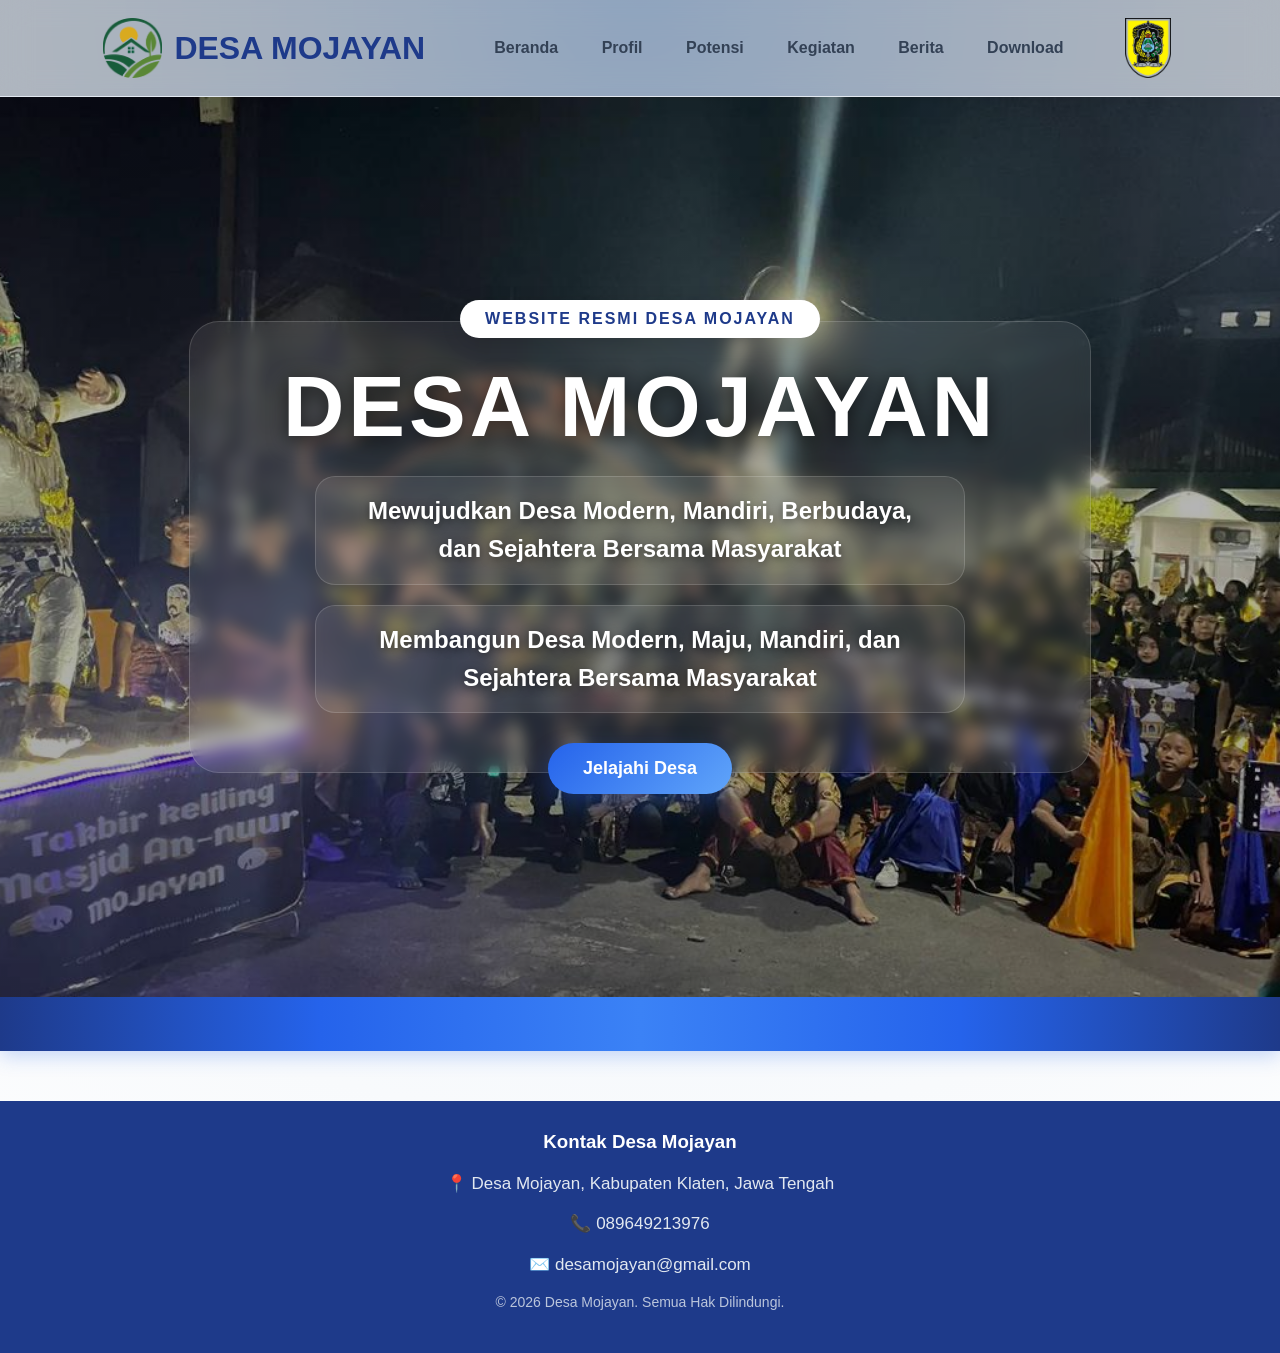
<file: index.html>
<!DOCTYPE html>

<html lang="id">
<head>
<meta charset="UTF-8">
<meta name="viewport" content="width=device-width, initial-scale=1.0">
<title>DESA MOJAYAN</title>

<link rel="icon" type="image/jpeg" href="logo-desa.jpeg">

<link rel="stylesheet" href="style.css">
</head>
<body>

<header>

<div class="logo">
    <img src="logo-desa.jpeg" alt="Logo Desa">
    <span>DESA MOJAYAN</span>
</div>

<nav>
    <a href="index.html">Beranda</a>
    <a href="profil.html">Profil</a>
    <a href="potensi.html">Potensi</a>
    <a href="kegiatan.html">Kegiatan</a>
    <a href="berita.html">Berita</a>
    <a href="Download.html">Download</a>
</nav>

<div class="logo-klaten">
    <img src="logo-klaten.jpeg" alt="Logo Klaten">
</div>

</header>

<section class="hero">

<div class="badge-desa">
WEBSITE RESMI DESA MOJAYAN
</div>

<h1>DESA MOJAYAN</h1>

<p>
Mewujudkan Desa Modern, Mandiri, Berbudaya,
dan Sejahtera Bersama Masyarakat
</p>

<p>
Membangun Desa Modern, Maju, Mandiri,
dan Sejahtera Bersama Masyarakat
</p>

<button onclick="welcome()">
Jelajahi Desa
</button>

</section>

<section class="running-text">
<div class="running-content">
🏡 WEBSITE RESMI DESA MOJAYAN •
🌾 PERTANIAN UNGGUL •
🎓 PENDIDIKAN BERKUALITAS •
🤝 GOTONG ROYONG •
🍱 BERBAGI TAKJIL •
🕌 TAKBIR KELILING •
🩸 DONOR DARAH •
📄 PELAYANAN CEPAT DAN TRANSPARAN •
✨ BERSAMA MEMBANGUN DESA MOJAYAN YANG MAJU DAN SEJAHTERA ✨
</div>
</section>

<script src="script.js"></script>

</section>

<footer class="footer">
    <div class="footer-content">
        <h3>Kontak Desa Mojayan</h3>
        <p>📍 Desa Mojayan, Kabupaten Klaten, Jawa Tengah</p>
        <p>📞 089649213976</p>
        <p>✉️ desamojayan@gmail.com</p>
        <p class="copyright">
            © 2026 Desa Mojayan. Semua Hak Dilindungi.
        </p>
    </div>
</footer>

</body>
</html>
</file>
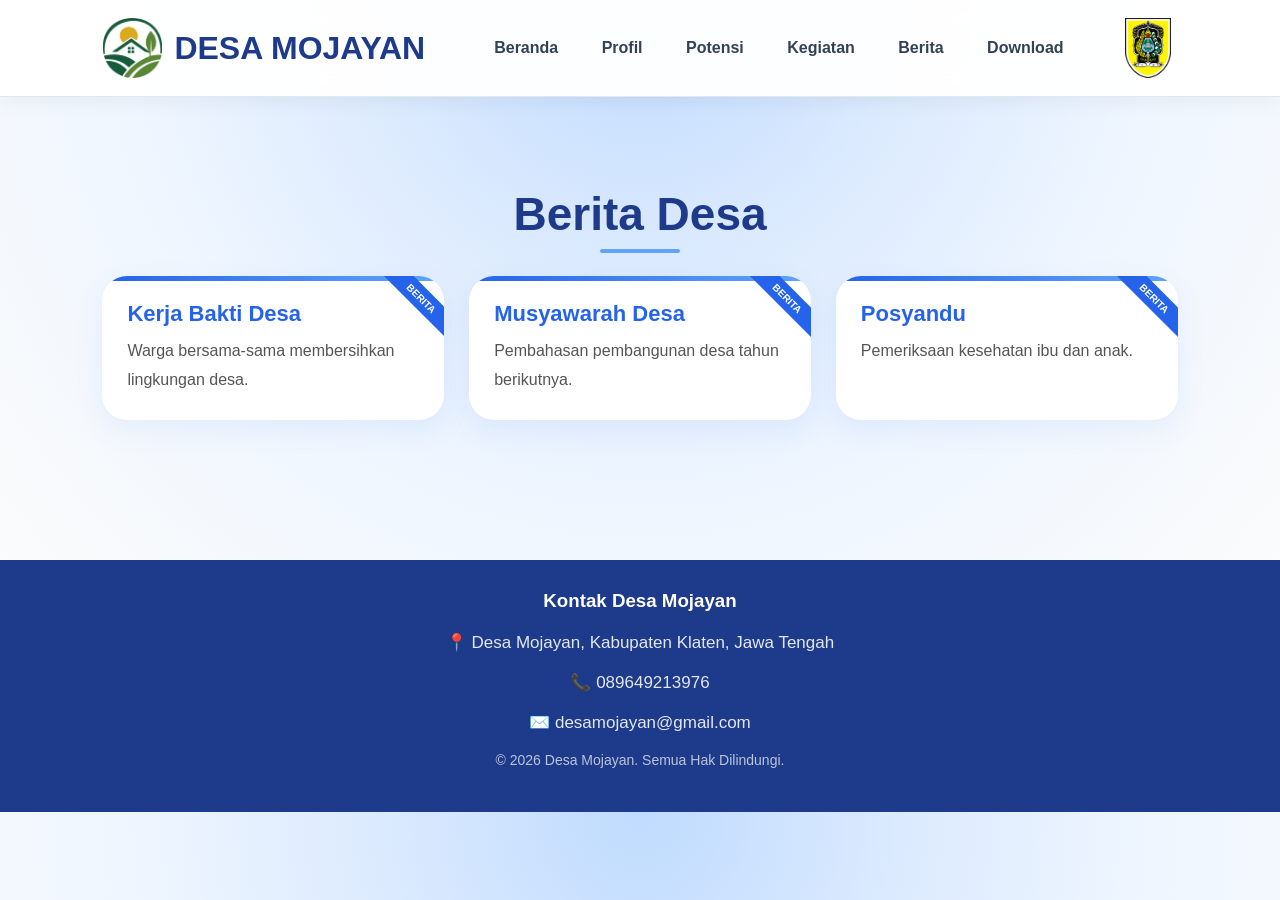
<file: berita.html>
<!DOCTYPE html>

<html lang="id">
<head>
<meta charset="UTF-8">
<meta name="viewport" content="width=device-width, initial-scale=1.0">
<title>Profil Desa Mojayan</title>

<link rel="icon" type="image/jpeg" href="logo-desa.jpeg">

<link rel="stylesheet" href="style.css">
</head>
<body>

<header>
<div class="logo">
<img src="logo-desa.jpeg" alt="Logo Desa">
<span>DESA MOJAYAN</span>
</div>

<nav>
<a href="index.html">Beranda</a>
<a href="profil.html">Profil</a>
<a href="potensi.html">Potensi</a>
<a href="kegiatan.html">Kegiatan</a>
<a href="berita.html">Berita</a>
<a href="Download.html">Download</a>
</nav>

<div class="logo-klaten">
<img src="logo-klaten.jpeg" alt="Logo Klaten">
</div>
</header>

<section id="berita">

<h2>Berita Desa</h2>

<div class="grid">

<div class="card">
<h3>Kerja Bakti Desa</h3>
<p>Warga bersama-sama membersihkan lingkungan desa.</p>
</div>

<div class="card">
<h3>Musyawarah Desa</h3>
<p>Pembahasan pembangunan desa tahun berikutnya.</p>
</div>

<div class="card">
<h3>Posyandu</h3>
<p>Pemeriksaan kesehatan ibu dan anak.</p>
</div>

</div>

</section>

<footer class="footer">
    <div class="footer-content">
        <h3>Kontak Desa Mojayan</h3>
        <p>📍 Desa Mojayan, Kabupaten Klaten, Jawa Tengah</p>
        <p>📞 089649213976</p>
        <p>✉️ desamojayan@gmail.com</p>
        <p class="copyright">
            © 2026 Desa Mojayan. Semua Hak Dilindungi.
        </p>
    </div>
</footer>

</body>
</html>
</file>
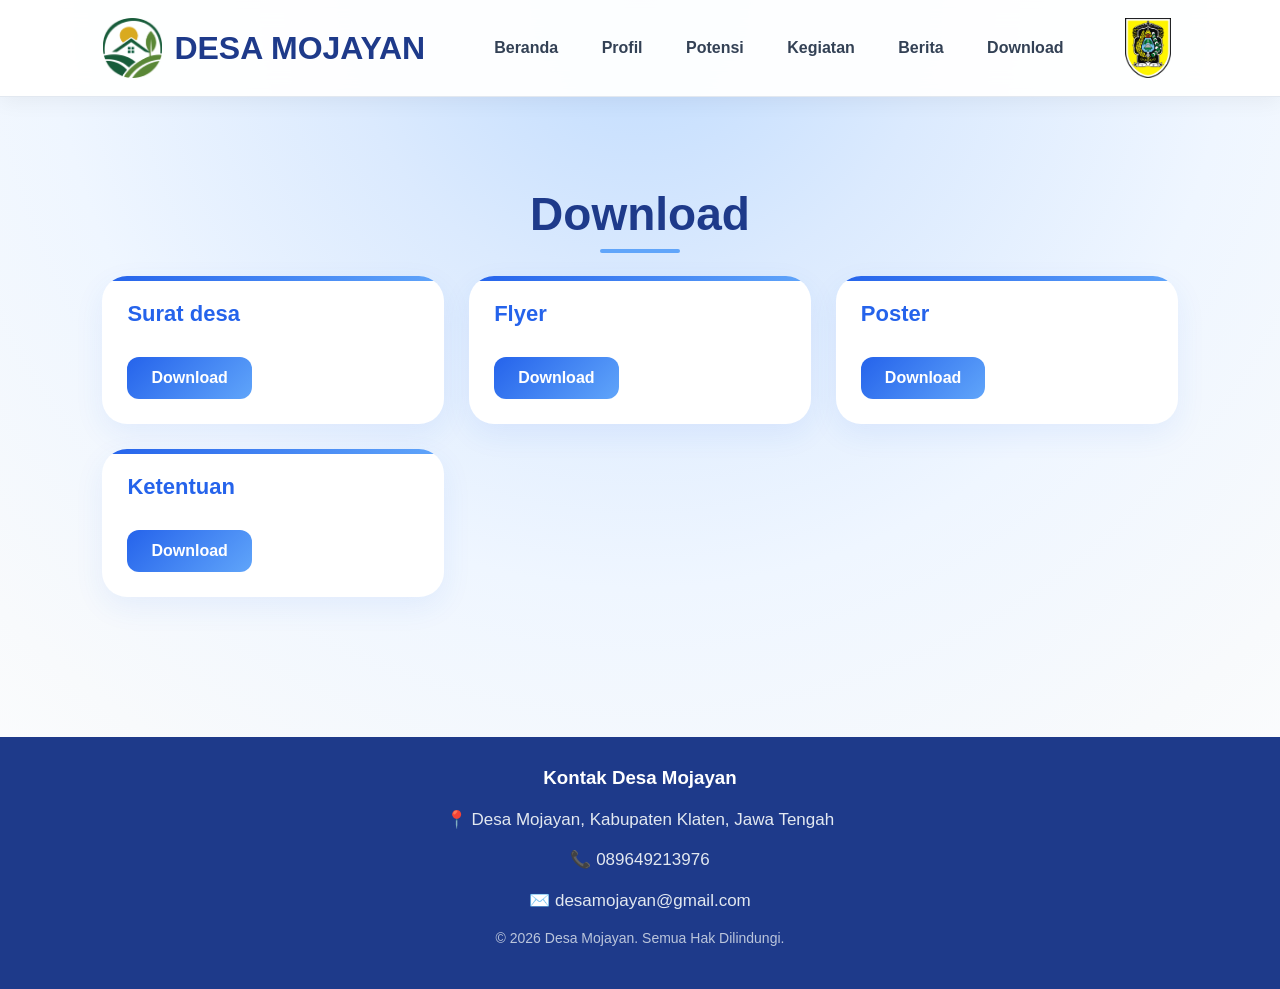
<file: Download.html>
<!DOCTYPE html>

<html lang="id">
<head>
<meta charset="UTF-8">
<meta name="viewport" content="width=device-width, initial-scale=1.0">
<title>Profil Desa Mojayan</title>

<link rel="icon" type="image/jpeg" href="logo-desa.jpeg">

<link rel="stylesheet" href="style.css">
</head>
<body>

<header>
<div class="logo">
<img src="logo-desa.jpeg" alt="Logo Desa">
<span>DESA MOJAYAN</span>
</div>

<nav>
<a href="index.html">Beranda</a>
<a href="profil.html">Profil</a>
<a href="potensi.html">Potensi</a>
<a href="kegiatan.html">Kegiatan</a>
<a href="berita.html">Berita</a>
<a href="Download.html">Download</a>
</nav>

<div class="logo-klaten">
<img src="logo-klaten.jpeg" alt="Logo Klaten">
</div>
</header>
<section id="download">
  <h2>Download</h2>
<div class="grid">

<div class="card">
<h3> Surat desa</h3>
<a href="surat desa.pdf" download>Download</a>
</div>

<div class="card">
<h3> Flyer</h3>
<a href="Flyer.jpeg" download>Download</a>
</div>
  
<div class="card">
<h3> Poster</h3>
<a href="Poster.jpeg" download>Download</a>
</div>
  
<div class="card">
<h3> Ketentuan</h3>
<a href="ketentuan desa.pdf" download>Download</a>
</div>
  
</div>

</section>

<footer class="footer">
    <div class="footer-content">
        <h3>Kontak Desa Mojayan</h3>
        <p>📍 Desa Mojayan, Kabupaten Klaten, Jawa Tengah</p>
        <p>📞 089649213976</p>
        <p>✉️ desamojayan@gmail.com</p>
        <p class="copyright">
            © 2026 Desa Mojayan. Semua Hak Dilindungi.
        </p>
    </div>
</footer>

</body>
</html>
</file>
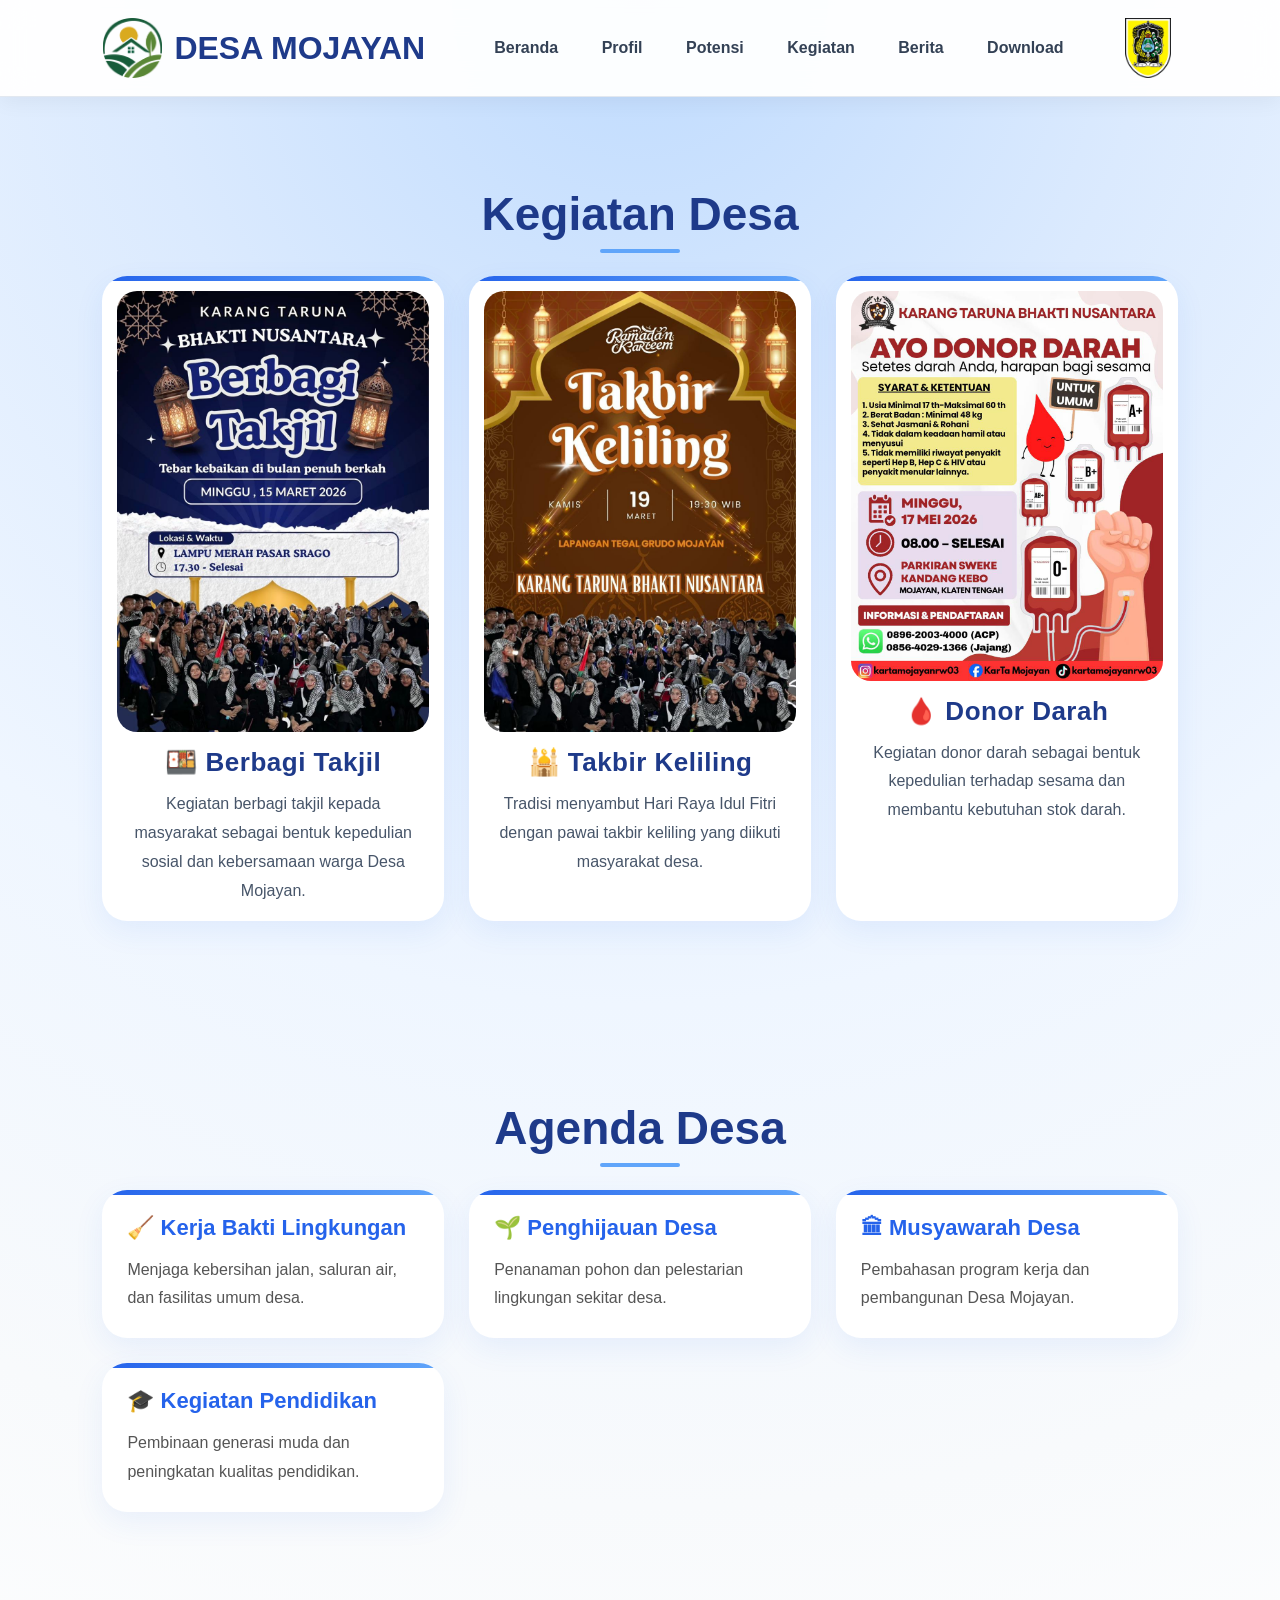
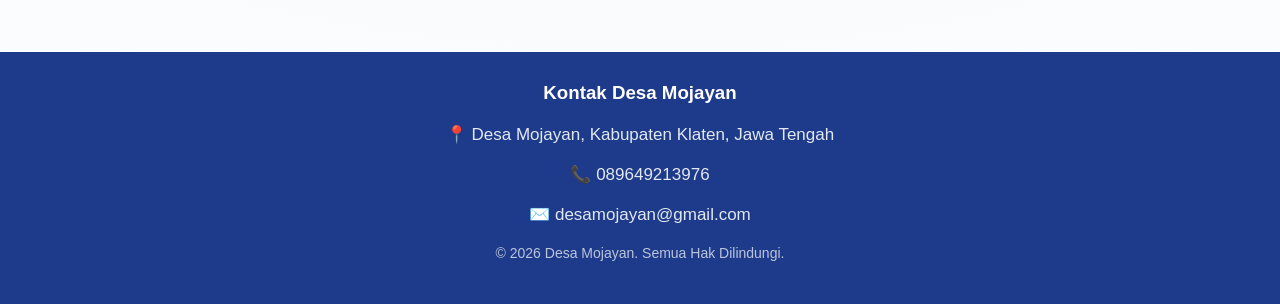
<file: kegiatan.html>
<!DOCTYPE html>

<html lang="id">
<head>
<meta charset="UTF-8">
<meta name="viewport" content="width=device-width, initial-scale=1.0">
<title>Profil Desa Mojayan</title>

<link rel="icon" type="image/jpeg" href="logo-desa.jpeg">

<link rel="stylesheet" href="style.css">
</head>
<body>

<header>
<div class="logo">
<img src="logo-desa.jpeg" alt="Logo Desa">
<span>DESA MOJAYAN</span>
</div>

<nav>
<a href="index.html">Beranda</a>
<a href="profil.html">Profil</a>
<a href="potensi.html">Potensi</a>
<a href="kegiatan.html">Kegiatan</a>
<a href="berita.html">Berita</a>
<a href="Download.html">Download</a>
</nav>

<div class="logo-klaten">
<img src="logo-klaten.jpeg" alt="Logo Klaten">
</div>
</header>

<section id="kegiatan">

<h2>Kegiatan Desa</h2>

<div class="grid">

<div class="card">
<img src="takjil.jpeg" alt="Berbagi Takjil" onclick="openImage(this.src)">
<h3>🍱 Berbagi Takjil</h3>
<p>
Kegiatan berbagi takjil kepada masyarakat sebagai bentuk
kepedulian sosial dan kebersamaan warga Desa Mojayan.
</p>
</div>

<div class="card">
<img src="takbir.jpeg" alt="Takbir Keliling" onclick="openImage(this.src)">
<h3>🕌 Takbir Keliling</h3>
<p>
Tradisi menyambut Hari Raya Idul Fitri dengan pawai takbir
keliling yang diikuti masyarakat desa.
</p>
</div>

<div class="card">
<img src="donor.jpeg" alt="Donor Darah" onclick="openImage(this.src)">
<h3>🩸 Donor Darah</h3>
<p>
Kegiatan donor darah sebagai bentuk kepedulian terhadap
sesama dan membantu kebutuhan stok darah.
</p>
</div>

</div>

</section>

<section>

<h2>Agenda Desa</h2>

<div class="grid">

<div class="card">
<h3>🧹 Kerja Bakti Lingkungan</h3>
<p>Menjaga kebersihan jalan, saluran air, dan fasilitas umum desa.</p>
</div>

<div class="card">
<h3>🌱 Penghijauan Desa</h3>
<p>Penanaman pohon dan pelestarian lingkungan sekitar desa.</p>
</div>

<div class="card">
<h3>🏛 Musyawarah Desa</h3>
<p>Pembahasan program kerja dan pembangunan Desa Mojayan.</p>
</div>

<div class="card">
<h3>🎓 Kegiatan Pendidikan</h3>
<p>Pembinaan generasi muda dan peningkatan kualitas pendidikan.</p>
</div>

</div>

</section>
  
<!-- Popup Gambar -->
<div id="popup" class="popup" onclick="closeImage()">
    <img id="popup-img">
    <span style="color:white;position:absolute;top:20px;right:30px;font-size:40px;">✕</span>
</div>

<script>
function openImage(src){
    document.getElementById("popup").style.display = "flex";
    document.getElementById("popup-img").src = src;
}

function closeImage(){
    document.getElementById("popup").style.display = "none";
}
</script>
</section>

<footer class="footer">
    <div class="footer-content">
        <h3>Kontak Desa Mojayan</h3>
        <p>📍 Desa Mojayan, Kabupaten Klaten, Jawa Tengah</p>
        <p>📞 089649213976</p>
        <p>✉️ desamojayan@gmail.com</p>
        <p class="copyright">
            © 2026 Desa Mojayan. Semua Hak Dilindungi.
        </p>
    </div>
</footer>

</body>
</html>
</file>
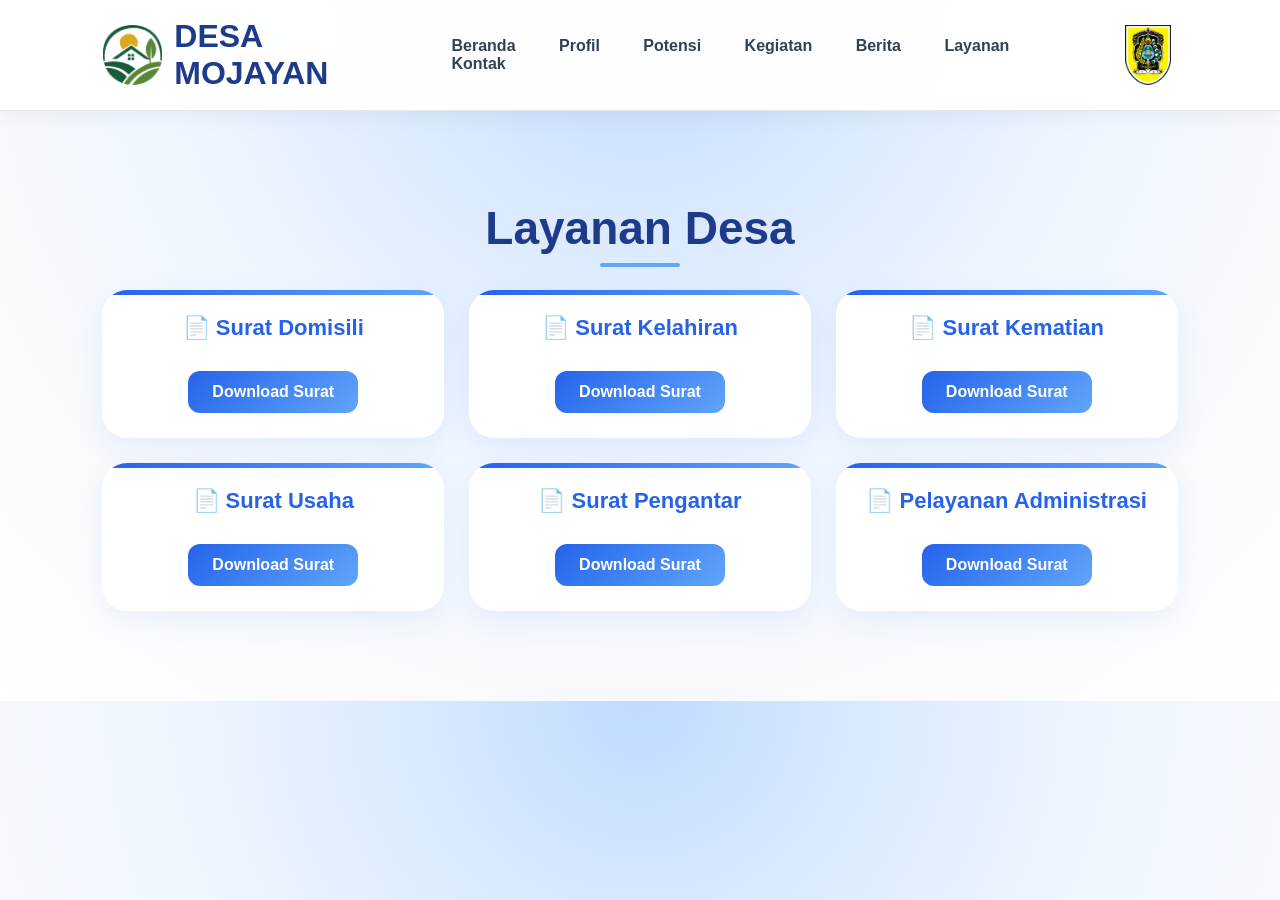
<file: layanan.html>
<!DOCTYPE html>

<html lang="id">
<head>
<meta charset="UTF-8">
<meta name="viewport" content="width=device-width, initial-scale=1.0">
<title>Layanan Desa Mojayan</title>
<link rel="stylesheet" href="style.css">
</head>
<body>

<header>
<div class="logo">
<img src="logo-desa.jpeg" alt="Logo Desa">
<span>DESA MOJAYAN</span>
</div>

<nav>
<a href="index.html">Beranda</a>
<a href="profil.html">Profil</a>
<a href="potensi.html">Potensi</a>
<a href="kegiatan.html">Kegiatan</a>
<a href="berita.html">Berita</a>
<a href="layanan.html">Layanan</a>
<a href="kontak.html">Kontak</a>
</nav>

<div class="logo-klaten">
<img src="logo-klaten.jpeg" alt="Logo Klaten">
</div>
</header>

<section id="layanan">

<h2>Layanan Desa</h2>

<div class="grid">

<div class="card">
<h3>📄 Surat Domisili</h3>
<a href="domisili.pdf" download>Download Surat</a>
</div>

<div class="card">
<h3>📄 Surat Kelahiran</h3>
<a href="kelahiran.pdf" download>Download Surat</a>
</div>

<div class="card">
<h3>📄 Surat Kematian</h3>
<a href="kematian.pdf" download>Download Surat</a>
</div>

<div class="card">
<h3>📄 Surat Usaha</h3>
<a href="usaha.pdf" download>Download Surat</a>
</div>

<div class="card">
<h3>📄 Surat Pengantar</h3>
<a href="pengantar.pdf" download>Download Surat</a>
</div>

<div class="card">
<h3>📄 Pelayanan Administrasi</h3>
<a href="administrasi.pdf" download>Download Surat</a>
</div>

</div>

</section>

</body>
</html>
</file>
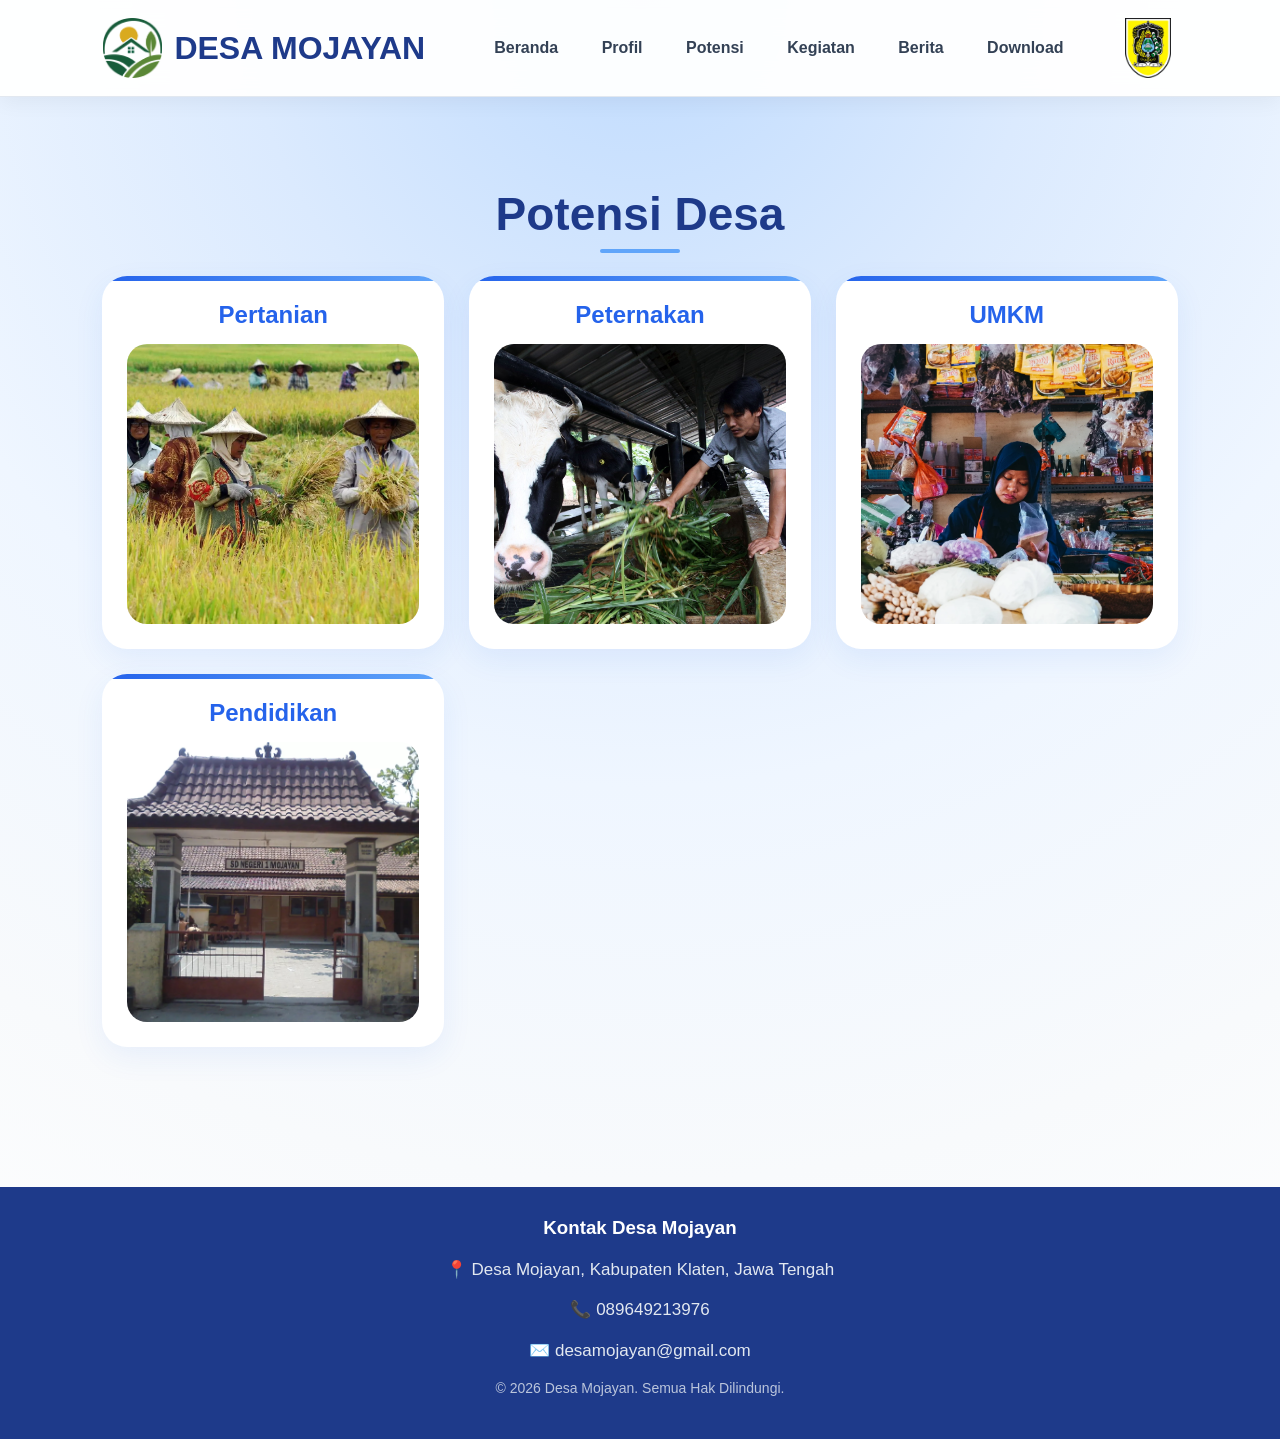
<file: potensi.html>
<!DOCTYPE html>

<html lang="id">
<head>
<meta charset="UTF-8">
<meta name="viewport" content="width=device-width, initial-scale=1.0">
<title>Profil Desa Mojayan</title>

<link rel="icon" type="image/jpeg" href="logo-desa.jpeg">

<link rel="stylesheet" href="style.css">
</head>
<body>

<header>
<div class="logo">
<img src="logo-desa.jpeg" alt="Logo Desa">
<span>DESA MOJAYAN</span>
</div>

<nav>
<a href="index.html">Beranda</a>
<a href="profil.html">Profil</a>
<a href="potensi.html">Potensi</a>
<a href="kegiatan.html">Kegiatan</a>
<a href="berita.html">Berita</a>
<a href="Download.html">Download</a>
</nav>

<div class="logo-klaten">
<img src="logo-klaten.jpeg" alt="Logo Klaten">
</div>
</header>

<section id="potensi">

<h2>Potensi Desa</h2>

<div class="grid">

<div class="card">
<h3>Pertanian</h3>
<img src="pertanian.jpeg" alt="Pertanian" onclick="openImage(this.src)">
</div>

<div class="card">
<h3>Peternakan</h3>
<img src="peternakan.jpeg" alt="Peternakan" onclick="openImage(this.src)">
</div>

<div class="card">
<h3>UMKM</h3>
<img src="umkm.jpeg" alt="UMKM" onclick="openImage(this.src)">
</div>

<div class="card">
<h3>Pendidikan</h3>
<img src="pendidikan.jpeg" alt="Pendidikan" onclick="openImage(this.src)">
</div>

</div>

</section>
  
<!-- Popup Gambar -->
<div id="popup" class="popup" onclick="closeImage()">
    <img id="popup-img">
    <span style="color:white;position:absolute;top:20px;right:30px;font-size:40px;">✕</span>
</div>

<script>
function openImage(src){
    document.getElementById("popup").style.display = "flex";
    document.getElementById("popup-img").src = src;
}

function closeImage(){
    document.getElementById("popup").style.display = "none";
}
</script>
</section>

<footer class="footer">
    <div class="footer-content">
        <h3>Kontak Desa Mojayan</h3>
        <p>📍 Desa Mojayan, Kabupaten Klaten, Jawa Tengah</p>
        <p>📞 089649213976</p>
        <p>✉️ desamojayan@gmail.com</p>
        <p class="copyright">
            © 2026 Desa Mojayan. Semua Hak Dilindungi.
        </p>
    </div>
</footer>

</body>
</html>
</file>
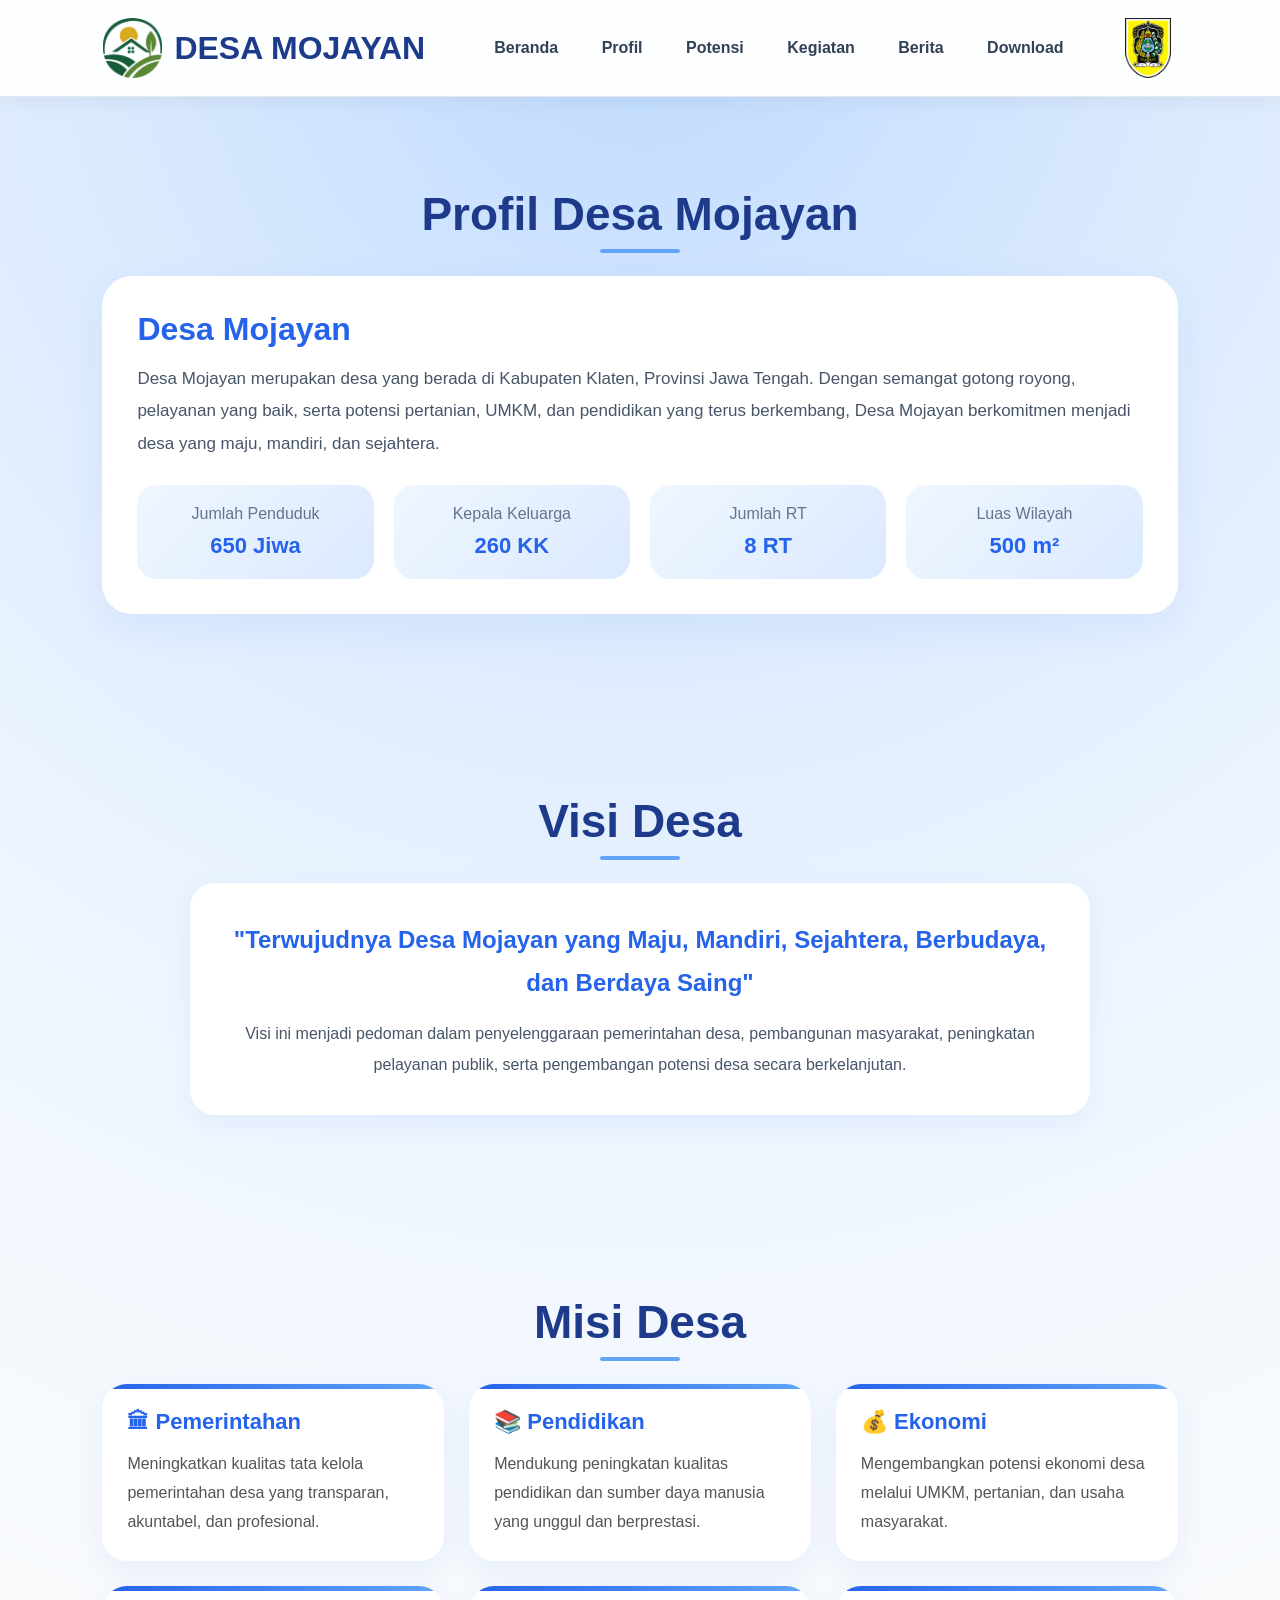
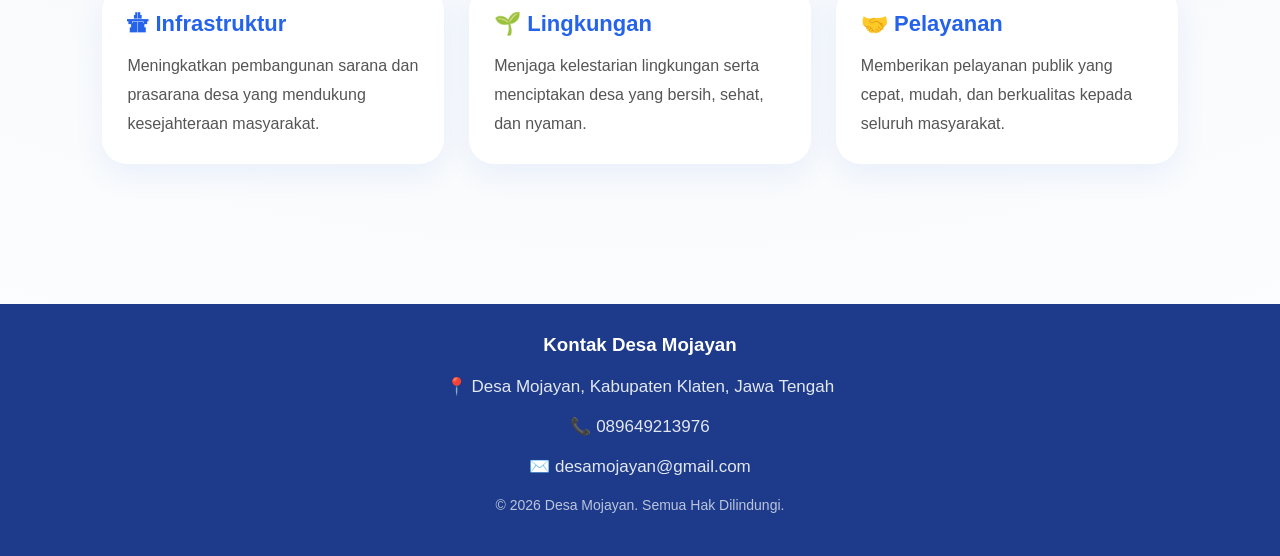
<file: profil.html>
<!DOCTYPE html>

<html lang="id">
<head>
<meta charset="UTF-8">
<meta name="viewport" content="width=device-width, initial-scale=1.0">
<title>Profil Desa Mojayan</title>

<link rel="icon" type="image/jpeg" href="logo-desa.jpeg">

<link rel="stylesheet" href="style.css">
</head>
<body>

<header>
<div class="logo">
<img src="logo-desa.jpeg" alt="Logo Desa">
<span>DESA MOJAYAN</span>
</div>

<nav>
<a href="index.html">Beranda</a>
<a href="profil.html">Profil</a>
<a href="potensi.html">Potensi</a>
<a href="kegiatan.html">Kegiatan</a>
<a href="berita.html">Berita</a>
<a href="Download.html">Download</a>
</nav>

<div class="logo-klaten">
<img src="logo-klaten.jpeg" alt="Logo Klaten">
</div>
</header>

<section>

<h2>Profil Desa Mojayan</h2>

<div class="profil-card">

<h3>Desa Mojayan</h3>

<p>
Desa Mojayan merupakan desa yang berada di Kabupaten Klaten,
Provinsi Jawa Tengah. Dengan semangat gotong royong,
pelayanan yang baik, serta potensi pertanian, UMKM,
dan pendidikan yang terus berkembang, Desa Mojayan
berkomitmen menjadi desa yang maju, mandiri,
dan sejahtera.
</p>

<div class="profil-info">

<div class="info-item">
    <span>Jumlah Penduduk</span>
    <strong>650 Jiwa</strong>
</div>

<div class="info-item">
    <span>Kepala Keluarga</span>
    <strong>260 KK</strong>
</div>

<div class="info-item">
    <span>Jumlah RT</span>
    <strong>8 RT</strong>
</div>

<div class="info-item">
    <span>Luas Wilayah</span>
    <strong>500 m²</strong>
</div>

</div>

</div>

</section>

<section class="visi-section">

<h2>Visi Desa</h2>

<div class="box">
<h3>
"Terwujudnya Desa Mojayan yang Maju, Mandiri,
Sejahtera, Berbudaya, dan Berdaya Saing"
</h3>

<p>
Visi ini menjadi pedoman dalam penyelenggaraan pemerintahan
desa, pembangunan masyarakat, peningkatan pelayanan publik,
serta pengembangan potensi desa secara berkelanjutan.
</p>
</div>

</section>

</body>
</html>
<section>

    <h2>Misi Desa</h2>

    <div class="grid">

        <div class="card">
            <h3>🏛 Pemerintahan</h3>
            <p>
                Meningkatkan kualitas tata kelola pemerintahan desa yang
                transparan, akuntabel, dan profesional.
            </p>
        </div>

        <div class="card">
            <h3>📚 Pendidikan</h3>
            <p>
                Mendukung peningkatan kualitas pendidikan dan sumber daya
                manusia yang unggul dan berprestasi.
            </p>
        </div>

        <div class="card">
            <h3>💰 Ekonomi</h3>
            <p>
                Mengembangkan potensi ekonomi desa melalui UMKM,
                pertanian, dan usaha masyarakat.
            </p>
        </div>

        <div class="card">
            <h3>🛣 Infrastruktur</h3>
            <p>
                Meningkatkan pembangunan sarana dan prasarana desa yang
                mendukung kesejahteraan masyarakat.
            </p>
        </div>

        <div class="card">
            <h3>🌱 Lingkungan</h3>
            <p>
                Menjaga kelestarian lingkungan serta menciptakan desa yang
                bersih, sehat, dan nyaman.
            </p>
        </div>

        <div class="card">
            <h3>🤝 Pelayanan</h3>
            <p>
                Memberikan pelayanan publik yang cepat, mudah, dan
                berkualitas kepada seluruh masyarakat.
            </p>
        </div>

    </div>

</section>
<footer class="footer">
    <div class="footer-content">
        <h3>Kontak Desa Mojayan</h3>
        <p>📍 Desa Mojayan, Kabupaten Klaten, Jawa Tengah</p>
        <p>📞 089649213976</p>
        <p>✉️ desamojayan@gmail.com</p>
        <p class="copyright">
            © 2026 Desa Mojayan. Semua Hak Dilindungi.
        </p>
    </div>
</footer>

</body>
</html>
</file>
<file: style.css>
*{
    margin:0;
    padding:0;
    box-sizing:border-box;
    font-family:'Segoe UI',sans-serif;
}

html{
    scroll-behavior:smooth;
}

body{
    background:
    radial-gradient(
        circle at top,
        #bfdbfe 0%,
        #dbeafe 25%,
        #eff6ff 50%,
        #f8fafc 75%,
        #ffffff 100%
    );

    color:#1e293b;
    overflow-x:hidden;
}

/* ================= NAVBAR ================= */

header{
    position:sticky;
    top:0;
    z-index:1000;

    display:flex;
    justify-content:space-between;
    align-items:center;

    padding:18px 8%;

    background:rgba(255,255,255,.95);

    backdrop-filter:blur(15px);

    border-bottom:1px solid #e2e8f0;

    box-shadow:
    0 5px 20px rgba(0,0,0,.05);
}

.logo{
    display:flex;
    align-items:center;
    gap:12px;
}

.logo img{
    width:60px;
    height:60px;
    object-fit:contain;
}

.logo span{
    font-size:32px;
    font-weight:900;
    color:#1e3a8a;
}

.logo-klaten img{
    width:60px;
    height:60px;
    object-fit:contain;
}

nav a{
    color:#334155;
    text-decoration:none;
    margin-left:15px;
    font-weight:700;
    padding:8px 12px;
    border-radius:10px;
    transition:.3s;
}

nav a:hover{
    background:#dbeafe;
    color:#2563eb;
}

/* ================= HERO ================= */

.hero{
    min-height:100vh;

    display:flex;
    flex-direction:column;
    justify-content:center;
    align-items:center;

    text-align:center;
    padding:30px;

    background:
    linear-gradient(
    rgba(0,0,0,.25),
    rgba(0,0,0,.35)),
    url("desa.jpeg");

    background-size:cover;
    background-position:center;
    background-repeat:no-repeat;

    position:relative;
}

.hero::before{
    content:"";

    position:absolute;

    width:900px;
    max-width:90%;

    height:450px;

    background:rgba(255,255,255,.08);

    backdrop-filter:blur(8px);

    border:1px solid rgba(255,255,255,.15);

    border-radius:30px;

    z-index:1;
}

.hero h1,
.hero p,
.hero button,
.badge-desa{
    position:relative;
    z-index:2;
}

.badge-desa{
    background:white;

    color:#1e3a8a;

    padding:10px 25px;

    border-radius:50px;

    font-weight:800;

    letter-spacing:2px;

    margin-bottom:20px;

    box-shadow:
    0 5px 20px rgba(0,0,0,.15);
}

.hero h1{
    font-size:85px;
    font-weight:900;

    color:white;

    text-shadow:
    0 4px 20px rgba(0,0,0,.7);

    letter-spacing:4px;

    animation:judul 1.5s ease;
}

.hero p{
    max-width:650px;

    margin-top:20px;

    padding:15px 30px;

    font-size:24px;
    font-weight:600;
    line-height:1.6;

    color:white;

    background:rgba(255,255,255,.08);

    backdrop-filter:blur(5px);

    border-radius:20px;

    border:1px solid rgba(255,255,255,.15);

    text-shadow:
    0 2px 8px rgba(0,0,0,.5);

    animation:judul 2s ease;
}

.hero button{
    margin-top:30px;

    padding:15px 35px;

    border:none;

    border-radius:50px;

    background:
    linear-gradient(
    135deg,
    #2563eb,
    #60a5fa
    );

    color:white;

    font-size:18px;
    font-weight:700;

    cursor:pointer;

    transition:.3s;

    box-shadow:
    0 10px 25px rgba(37,99,235,.35);

    animation:judul 2.5s ease;
}

.hero button:hover{
    transform:translateY(-3px) scale(1.05);
}

@keyframes judul{
    from{
        opacity:0;
        transform:translateY(50px);
    }
    to{
        opacity:1;
        transform:translateY(0);
    }
}
/* ================= RUNNING TEXT ================= */

.running-text{
    width:100%;
    overflow:hidden;

    background:
    linear-gradient(
    90deg,
    #1e3a8a,
    #2563eb,
    #3b82f6,
    #2563eb,
    #1e3a8a
    );

    padding:16px 0;

    box-shadow:
    0 5px 20px rgba(37,99,235,.25);
}

.running-content{
    display:inline-block;

    white-space:nowrap;

    padding-left:100%;

    color:white;

    font-size:18px;
    font-weight:700;

    letter-spacing:1px;

    animation:ticker 18s linear infinite;
}

@keyframes ticker{
    from{
        transform:translateX(0);
    }
    to{
        transform:translateX(-100%);
    }
}

/* ================= SECTION ================= */

section{
    padding:90px 8%;

    animation:fadeUp .8s ease;
}

section h2{
    text-align:center;

    font-size:46px;

    color:#1e3a8a;

    margin-bottom:35px;

    font-weight:900;

    position:relative;
}

section h2::after{
    content:"";

    width:80px;
    height:4px;

    background:#60a5fa;

    position:absolute;

    left:50%;
    bottom:-12px;

    transform:translateX(-50%);

    border-radius:20px;
}

@keyframes fadeUp{
    from{
        opacity:0;
        transform:translateY(30px);
    }

    to{
        opacity:1;
        transform:translateY(0);
    }
}

/* ================= GRID ================= */

.grid{
    display:grid;

    grid-template-columns:
    repeat(auto-fit,minmax(260px,1fr));

    gap:25px;
}

/* ================= CARD ================= */

.card{
    background:white;

    border-radius:25px;

    padding:25px;

    box-shadow:
    0 10px 30px rgba(37,99,235,.08);

    transition:.4s;

    overflow:hidden;
}

.card h3{
    color:#2563eb;

    margin-bottom:15px;

    font-size:22px;
}

.card p{
    color:#475569;

    line-height:1.8;
}

/* ================= PROFIL DESA ================= */

.profil-card{
    background:white;

    border-radius:30px;

    padding:35px;

    box-shadow:
    0 15px 40px rgba(37,99,235,.08);

    transition:.4s;
}

.profil-card h3{
    color:#2563eb;

    font-size:32px;

    margin-bottom:15px;
}

.profil-card p{
    color:#475569;

    line-height:1.9;

    font-size:17px;
}

.profil-info{
    display:grid;

    grid-template-columns:
    repeat(auto-fit,minmax(200px,1fr));

    gap:20px;

    margin-top:25px;
}

.info-item{
    background:
    linear-gradient(
    135deg,
    #eff6ff,
    #dbeafe
    );

    padding:20px;

    border-radius:20px;

    text-align:center;
}

.info-item span{
    display:block;

    color:#64748b;

    margin-bottom:10px;
}

.info-item strong{
    color:#2563eb;

    font-size:22px;
}
/* ================= VISI DESA ================= */

.visi-section{
    text-align:center;
}

.box{
    max-width:900px;

    margin:auto;

    background:white;

    padding:35px;

    border-radius:25px;

    box-shadow:
    0 10px 30px rgba(37,99,235,.08);

    transition:.4s;
}

.box h3{
    color:#2563eb;

    line-height:1.8;

    margin-bottom:15px;

    font-size:24px;
}

.box p{
    color:#475569;

    line-height:1.9;
}

/* ================= POTENSI DESA ================= */

#potensi .card{
    text-align:center;
}

#potensi h3{
    color:#2563eb;

    font-size:24px;

    margin-bottom:15px;
}

#potensi img{
    width:100%;

    height:280px;

    object-fit:cover;

    border-radius:20px;

    transition:.4s;
}

#potensi .card:hover img{
    transform:scale(1.05);
}

/* ================= KEGIATAN DESA ================= */

#kegiatan .card{
    padding:15px;
}

#kegiatan img{
    width:100%;
    height:auto;
    border-radius:20px;
    margin-bottom:15px;
}

#kegiatan .card:hover img{
    transform:scale(1.05);
}

#kegiatan .card h3{
    font-size:26px;
    font-weight:800;

    color:#1e3a8a;

    text-align:center;

    margin-top:15px;
    margin-bottom:12px;

    letter-spacing:0.5px;
}

#kegiatan .card p{
    font-size:16px;

    line-height:1.8;

    color:#475569;

    text-align:center;

    padding:0 8px;
}

/* ================= MISI DESA ================= */

.grid .card h3{
    font-weight:700;
}

/* ================= AGENDA DESA ================= */

section .card{
    position:relative;
}

section .card::before{
    content:"";

    position:absolute;

    left:0;
    top:0;

    width:100%;
    height:5px;

    background:
    linear-gradient(
    90deg,
    #2563eb,
    #60a5fa
    );
}

/* ================= EFEK GAMBAR ================= */

img{
    max-width:100%;
    display:block;
}

.card img{
    transition:.5s;
}

.card:hover img{
    transform:scale(1.05);
}

/* ================= BERITA DESA ================= */

#berita .card{
    background:white;
}

#berita .card h3{
    color:#2563eb;

    margin-bottom:10px;
}

#berita .card::after{
    content:"BERITA";

    position:absolute;

    top:12px;
    right:-35px;

    background:#2563eb;

    color:white;

    padding:5px 40px;

    transform:rotate(45deg);

    font-size:10px;

    font-weight:bold;
}
/* ================= LAYANAN DESA ================= */

#layanan .card{
    text-align:center;
}

#layanan .card h3{
    color:#2563eb;
    margin-bottom:15px;
}

.card a{
    display:inline-block;

    margin-top:15px;

    padding:12px 24px;

    background:
    linear-gradient(
    135deg,
    #2563eb,
    #60a5fa
    );

    color:white;

    text-decoration:none;

    border-radius:12px;

    font-weight:700;

    transition:.3s;
}

.card a:hover{
    transform:translateY(-3px);

    box-shadow:
    0 10px 25px rgba(37,99,235,.35);
}

/* ================= FOOTER ================= */

footer{
    text-align:center;

    padding:80px 20px;

    background:
    linear-gradient(
    135deg,
    #0f172a,
    #1e3a8a,
    #2563eb
    );

    color:white;
}

footer h2{
    color:white;

    font-size:38px;

    margin-bottom:20px;
}

footer p{
    color:#e2e8f0;

    line-height:1.9;

    font-size:17px;
}

/* ================= SCROLLBAR ================= */

::-webkit-scrollbar{
    width:10px;
}

::-webkit-scrollbar-track{
    background:#dbeafe;
}

::-webkit-scrollbar-thumb{
    background:#3b82f6;
    border-radius:20px;
}

::-webkit-scrollbar-thumb:hover{
    background:#2563eb;
}

/* ================= LOGO ================= */

.logo img,
.logo-klaten img{
    transition:.3s;
}

.logo img:hover,
.logo-klaten img:hover{
    transform:scale(1.1);
}

/* ================= TOMBOL SCROLL ================= */

#topBtn{
    position:fixed;

    bottom:25px;
    right:25px;

    width:55px;
    height:55px;

    border:none;

    border-radius:50%;

    background:#2563eb;

    color:white;

    font-size:22px;

    cursor:pointer;

    display:none;

    box-shadow:
    0 5px 20px rgba(37,99,235,.4);

    transition:.3s;
}

#topBtn:hover{
    transform:scale(1.1);
}

/* ================= RESPONSIVE ================= */

@media(max-width:768px){

    header{
        flex-direction:column;
        gap:15px;
        padding:15px;
    }

    nav{
        text-align:center;
    }

    nav a{
        display:inline-block;
        margin:5px;
    }

    .logo span{
        font-size:24px;
    }

    .hero h1{
        font-size:42px;
    }

    .hero p{
        font-size:18px;
        padding:12px 18px;
    }

    .hero::before{
        width:95%;
        height:500px;
    }

    section{
        padding:70px 5%;
    }

    section h2{
        font-size:32px;
    }

    .box{
        padding:25px;
    }

    #potensi img,
    #kegiatan img{
        height:220px;
    }

    footer h2{
        font-size:28px;
    }
}

/* ================= EFEK MUNCUL ================= */

.card,
.box,
.profil-card{
    animation:fadeUp .8s ease;
}

@keyframes fadeUp{
    from{
        opacity:0;
        transform:translateY(30px);
    }

    to{
        opacity:1;
        transform:translateY(0);
    }
}
.card img{
    cursor:pointer;
}

.popup{
    display:none;
    position:fixed;
    top:0;
    left:0;
    width:100%;
    height:100%;
    background:rgba(0,0,0,0.9);
    justify-content:center;
    align-items:center;
    z-index:9999;
}

.popup img{
    max-width:90%;
    max-height:90%;
    border-radius:12px;
}
.card p{
    color:#555;
}

/* Footer */
.footer{
    margin-top:50px;
    background:#1e3a8a;
    color:white;
    text-align:center;
    padding:30px 20px;
}

.footer h3{
    margin-bottom:15px;
}

.footer p{
    margin:8px 0;
}

.copyright{
    margin-top:15px;
    font-size:14px;
    opacity:0.8;
}
</file>
